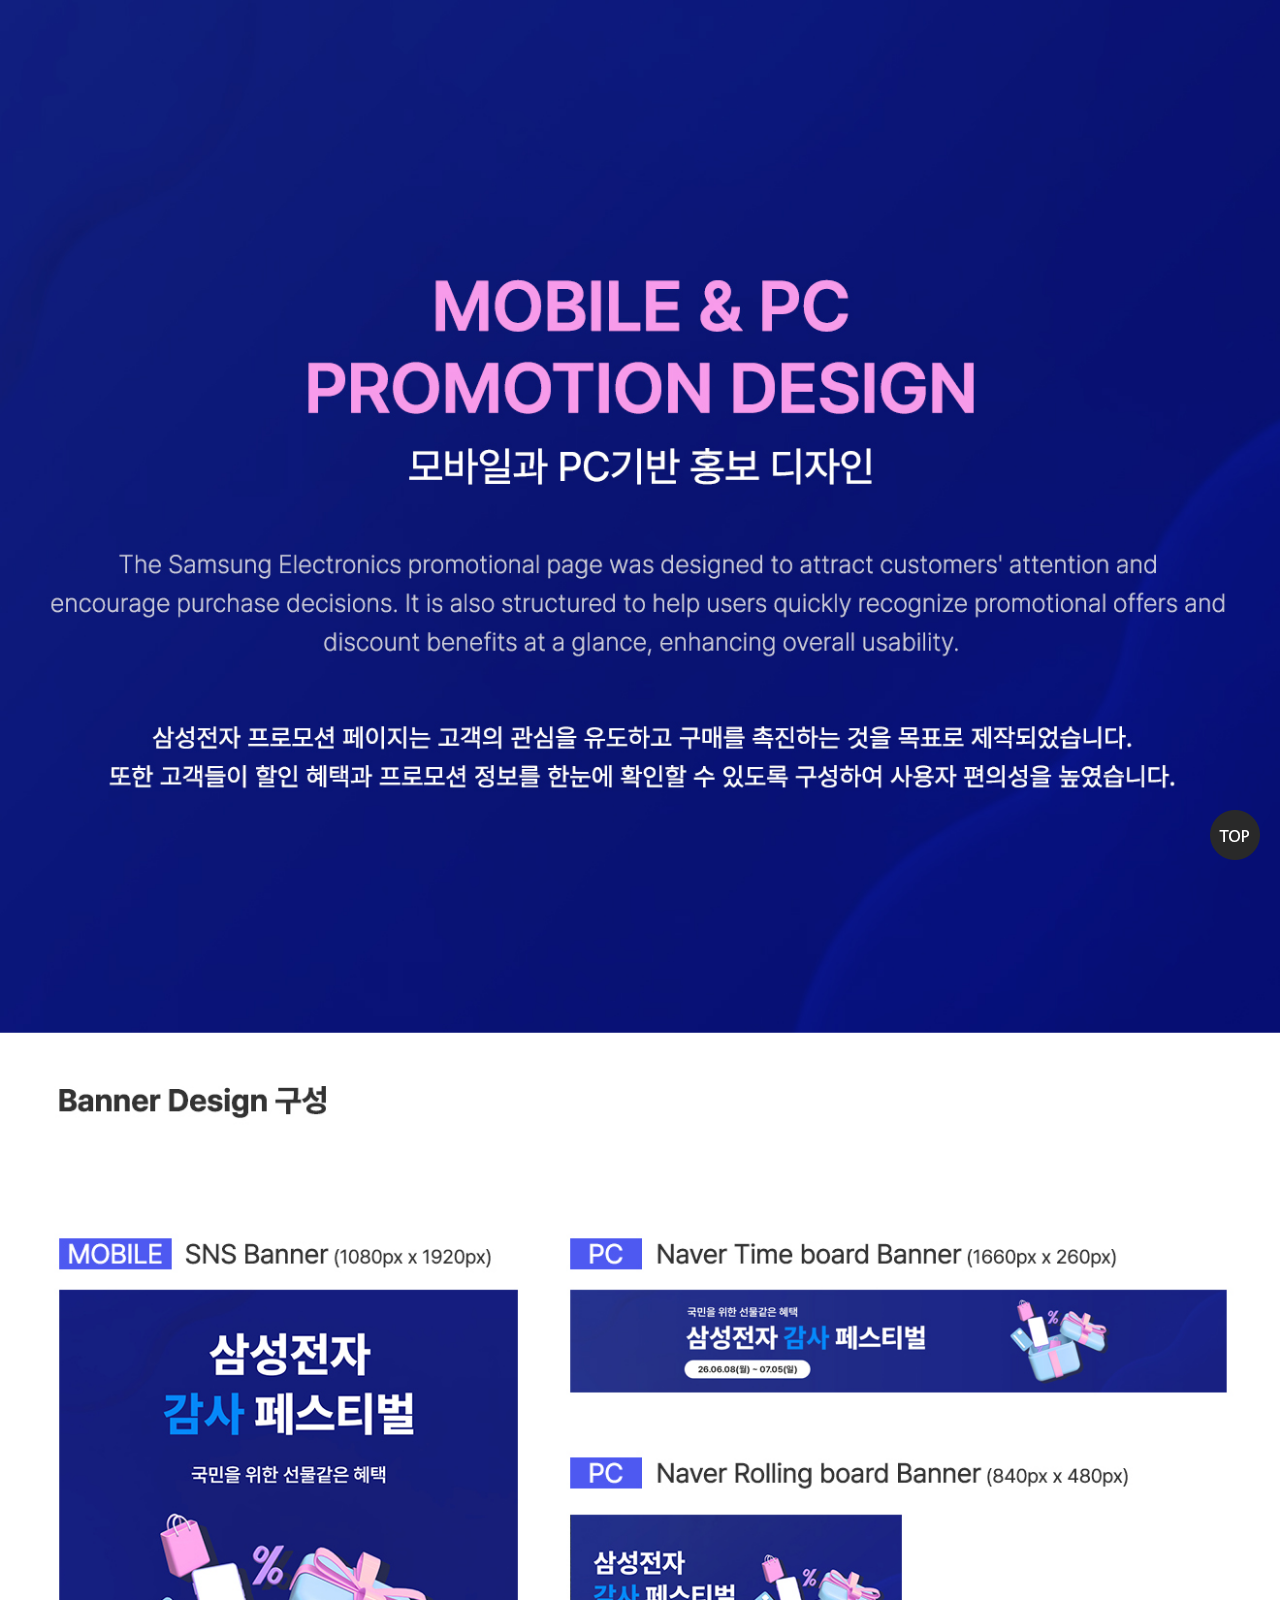
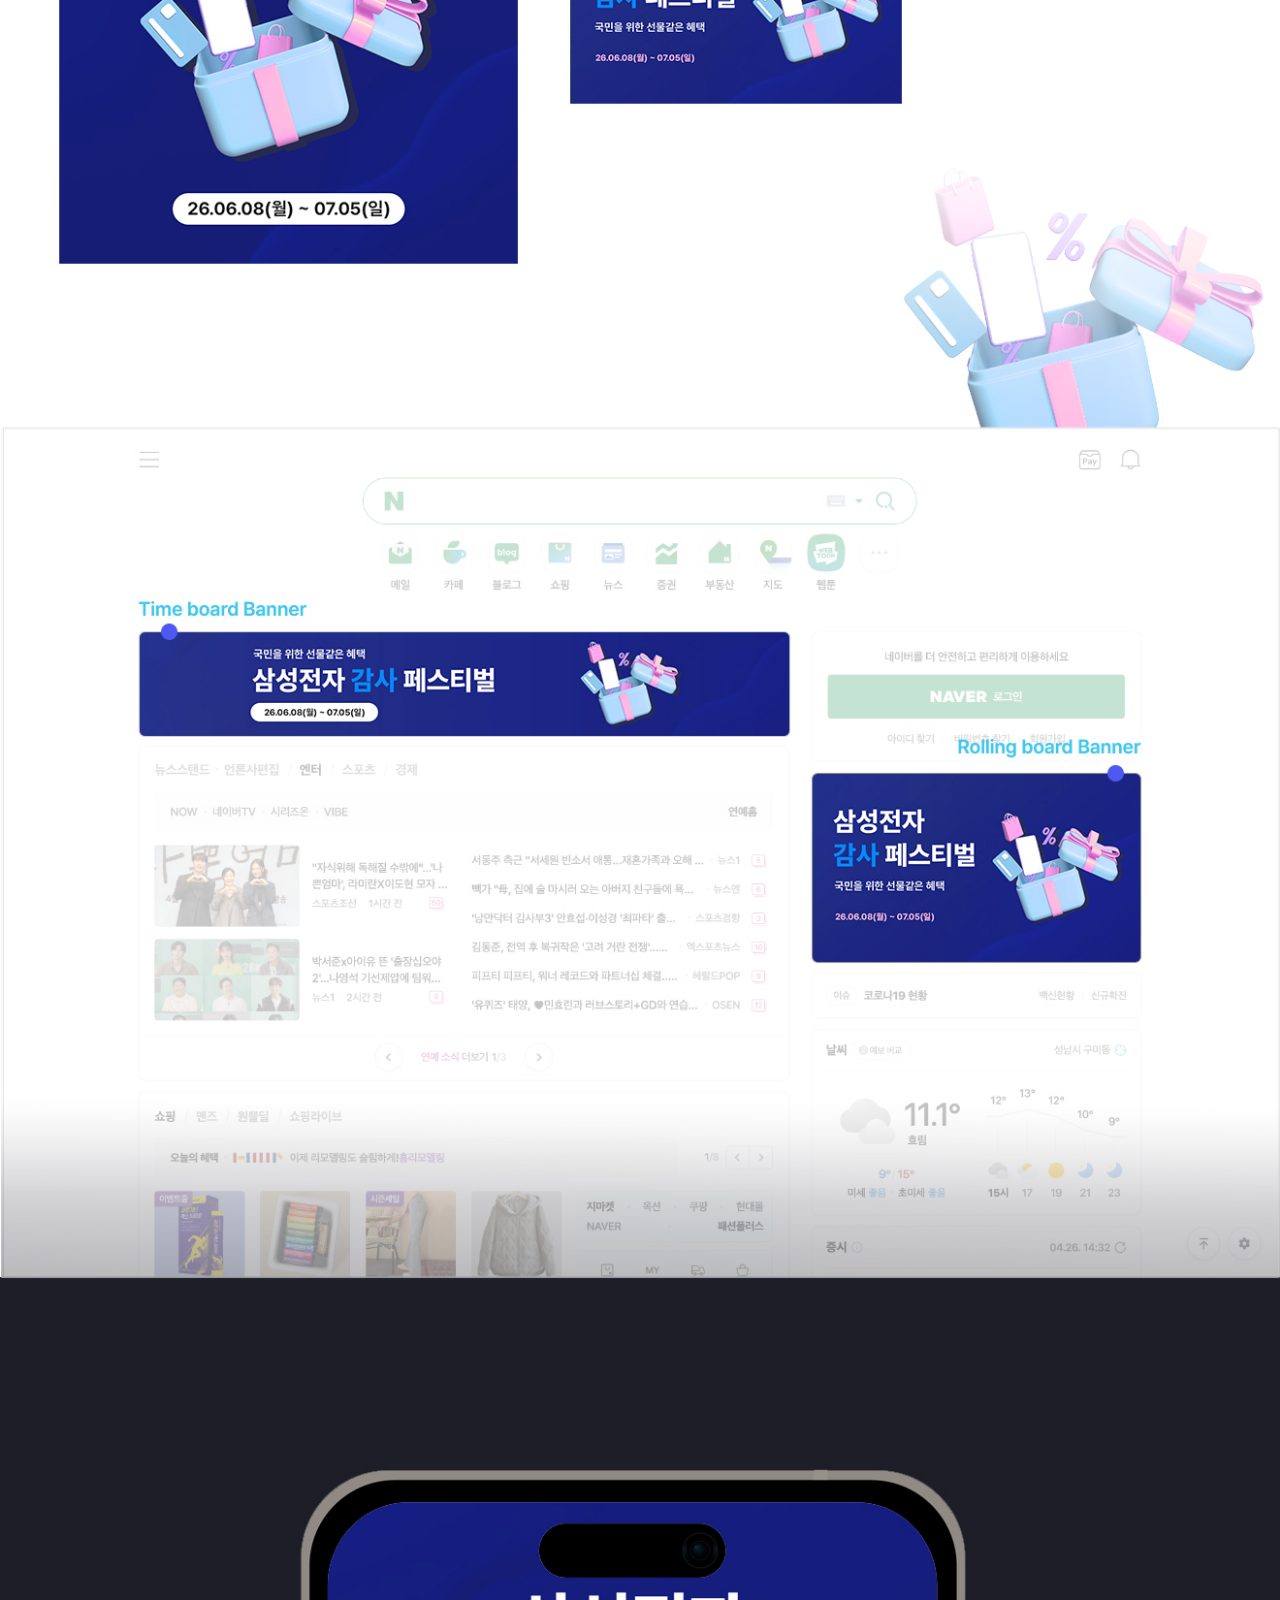
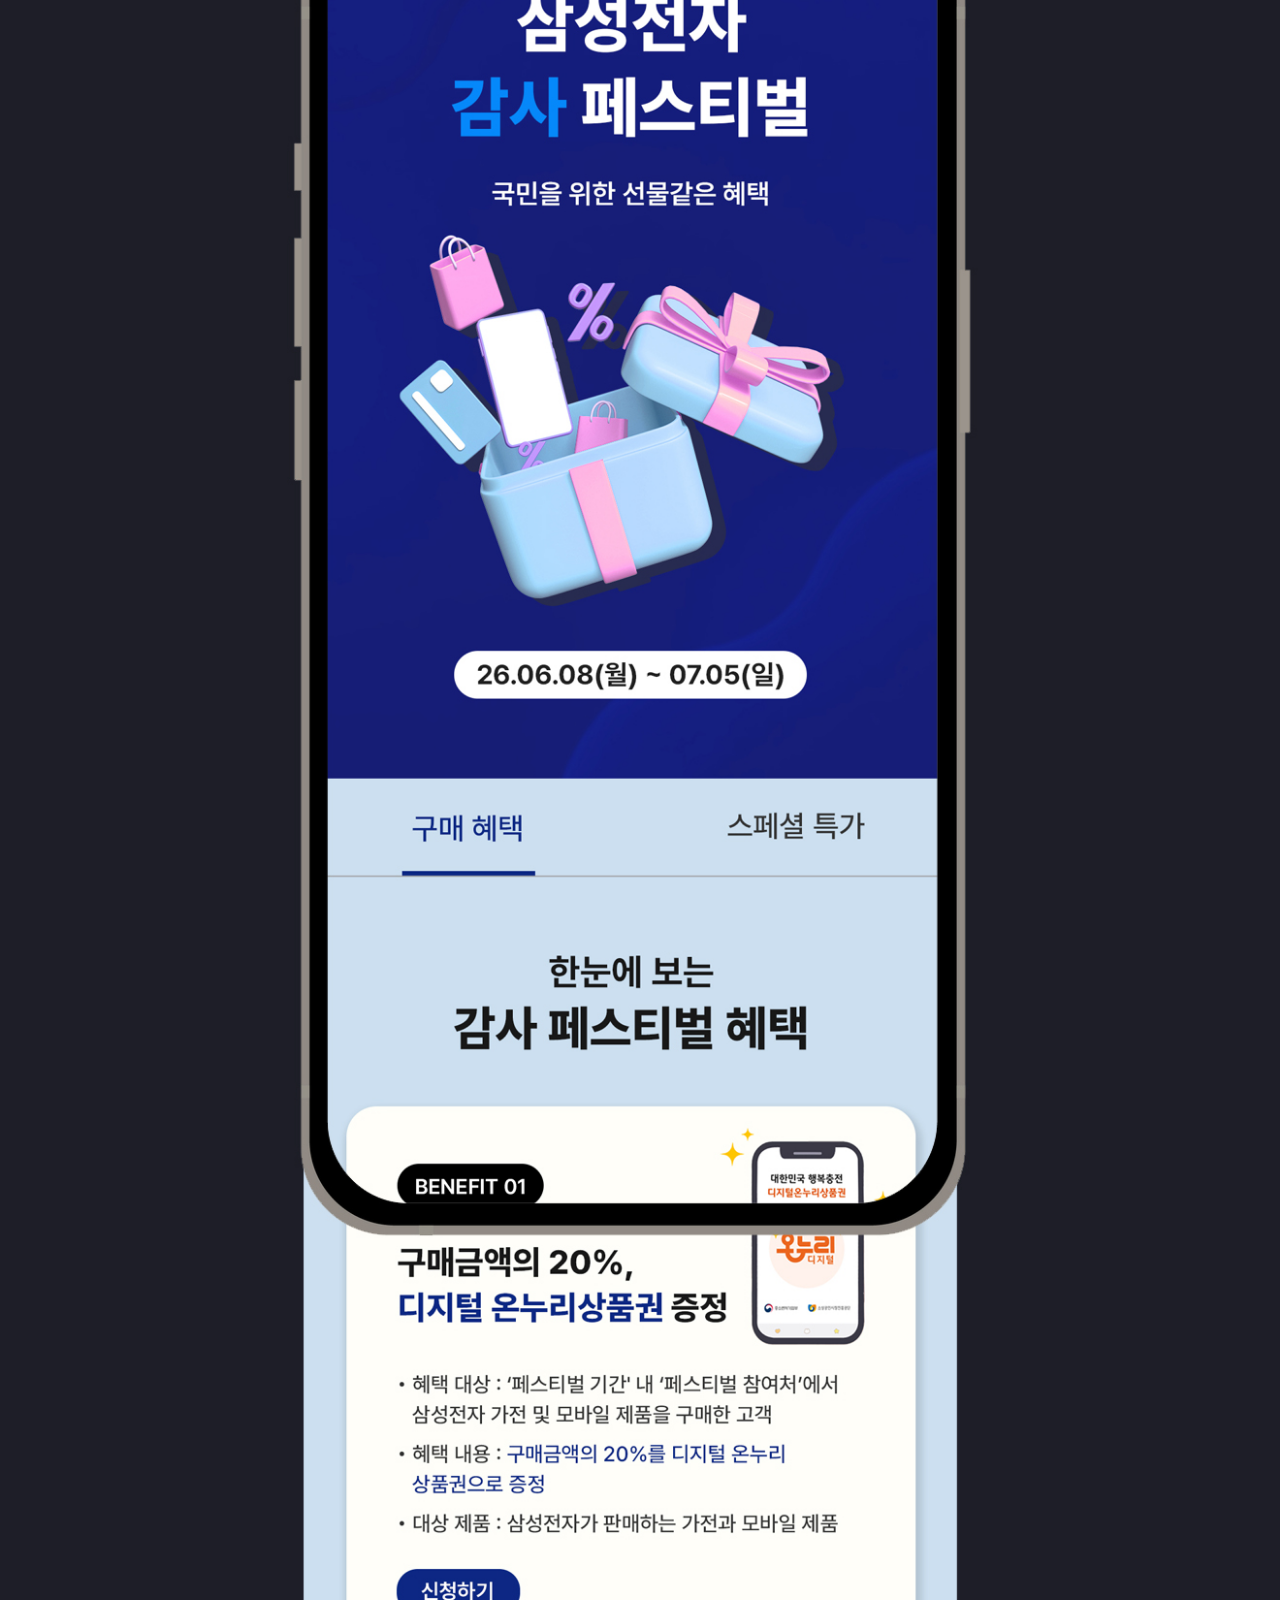
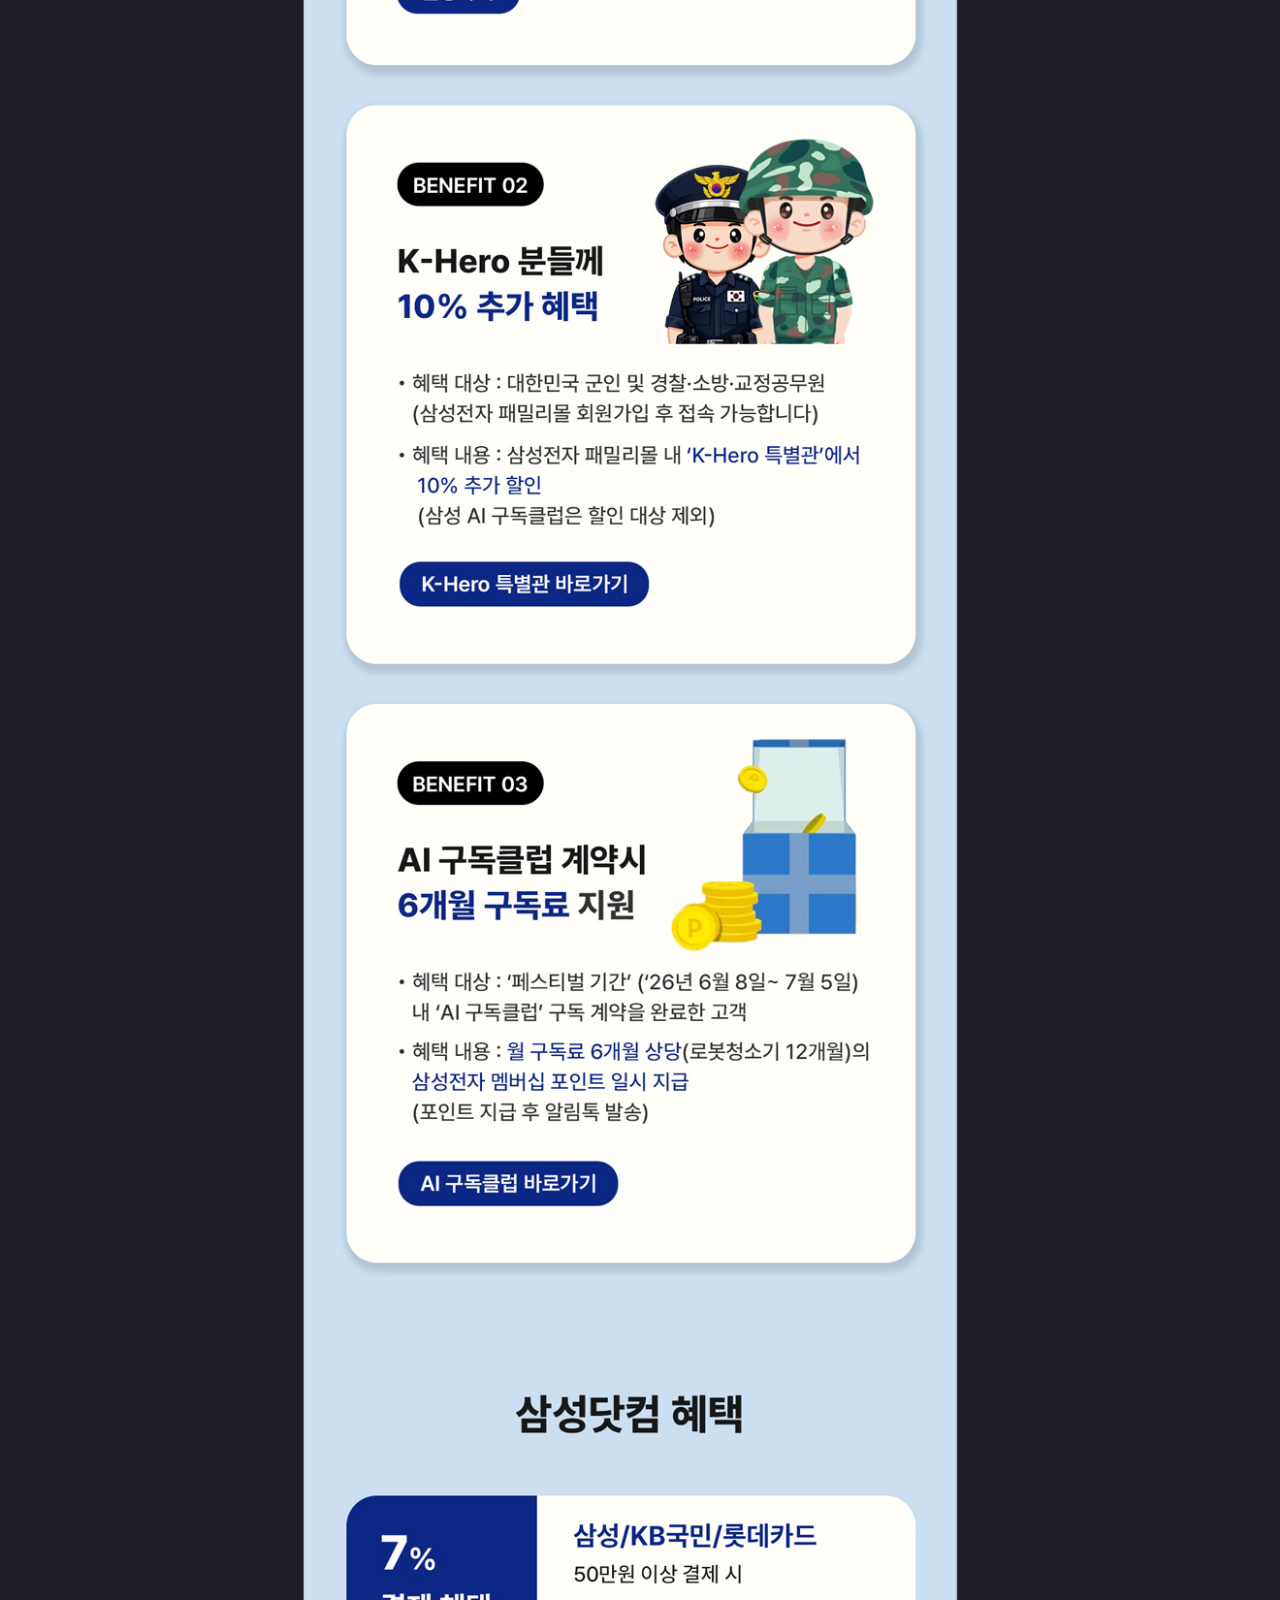
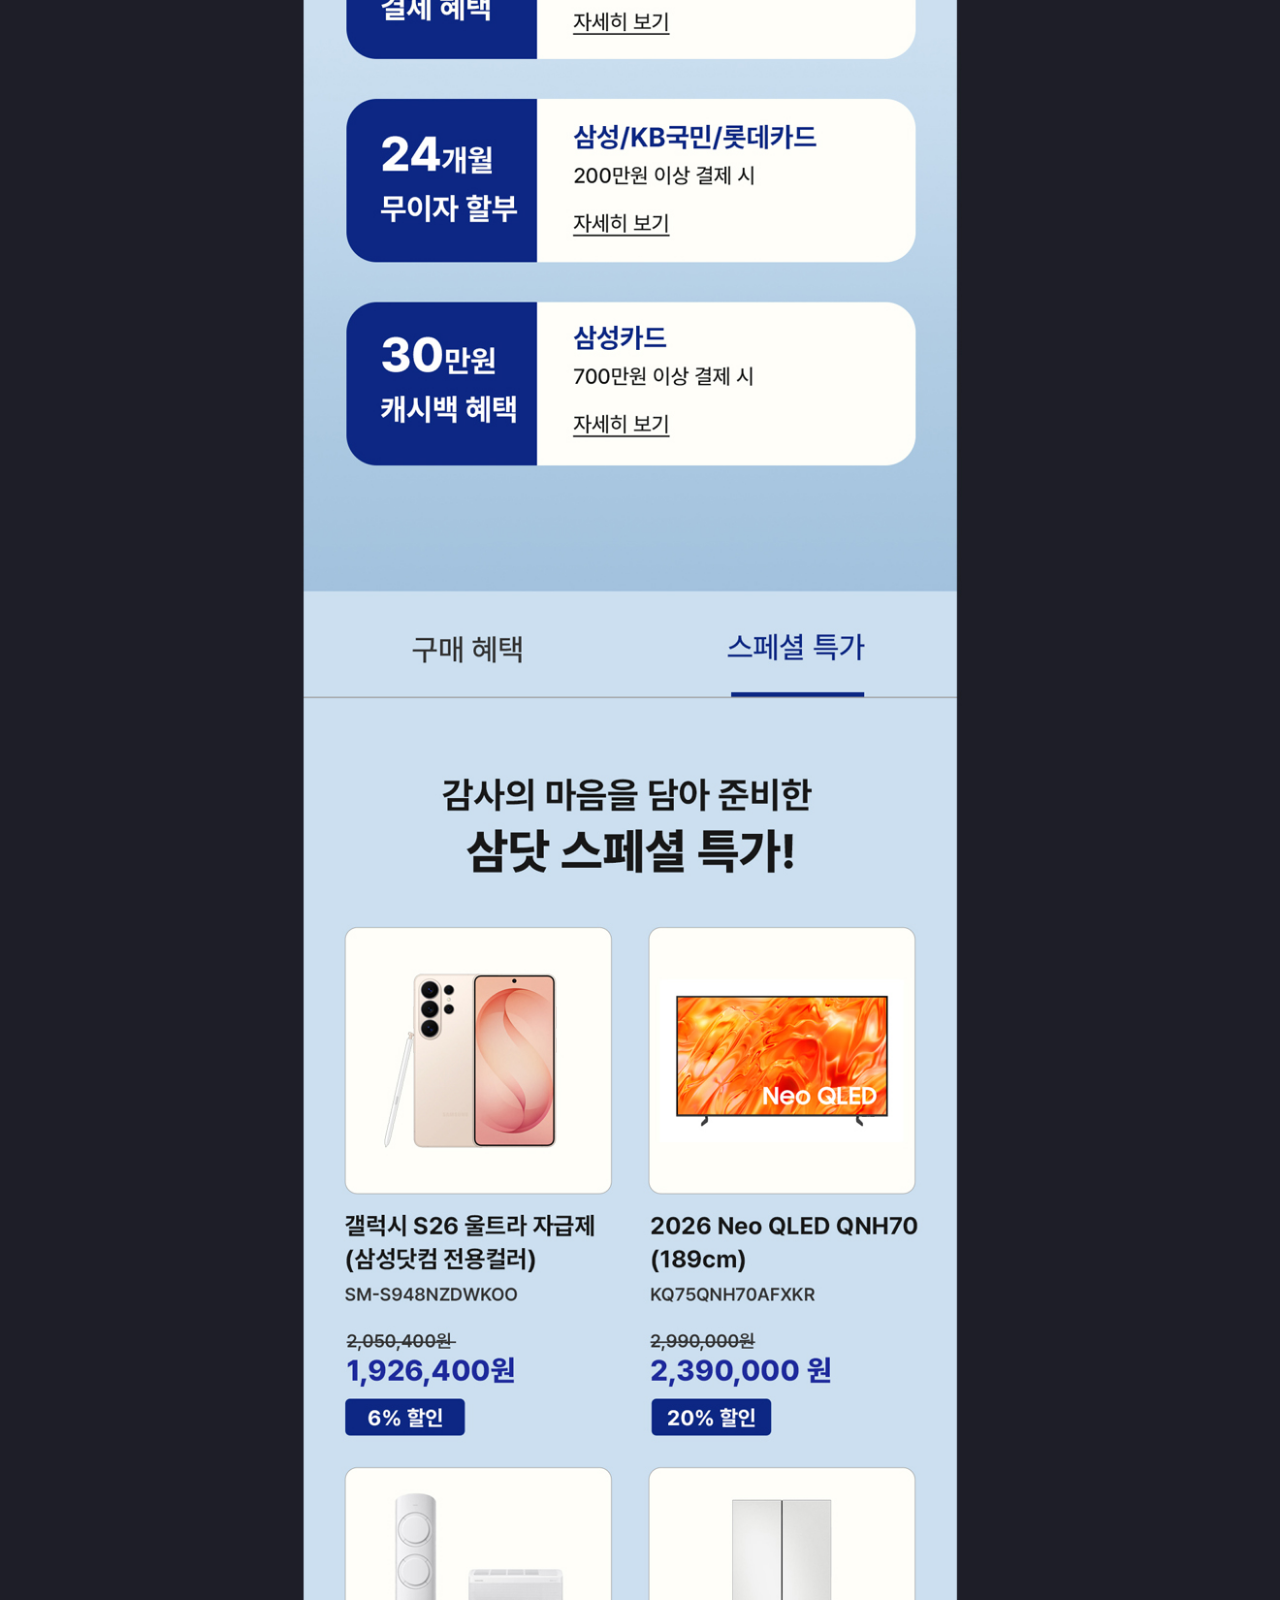
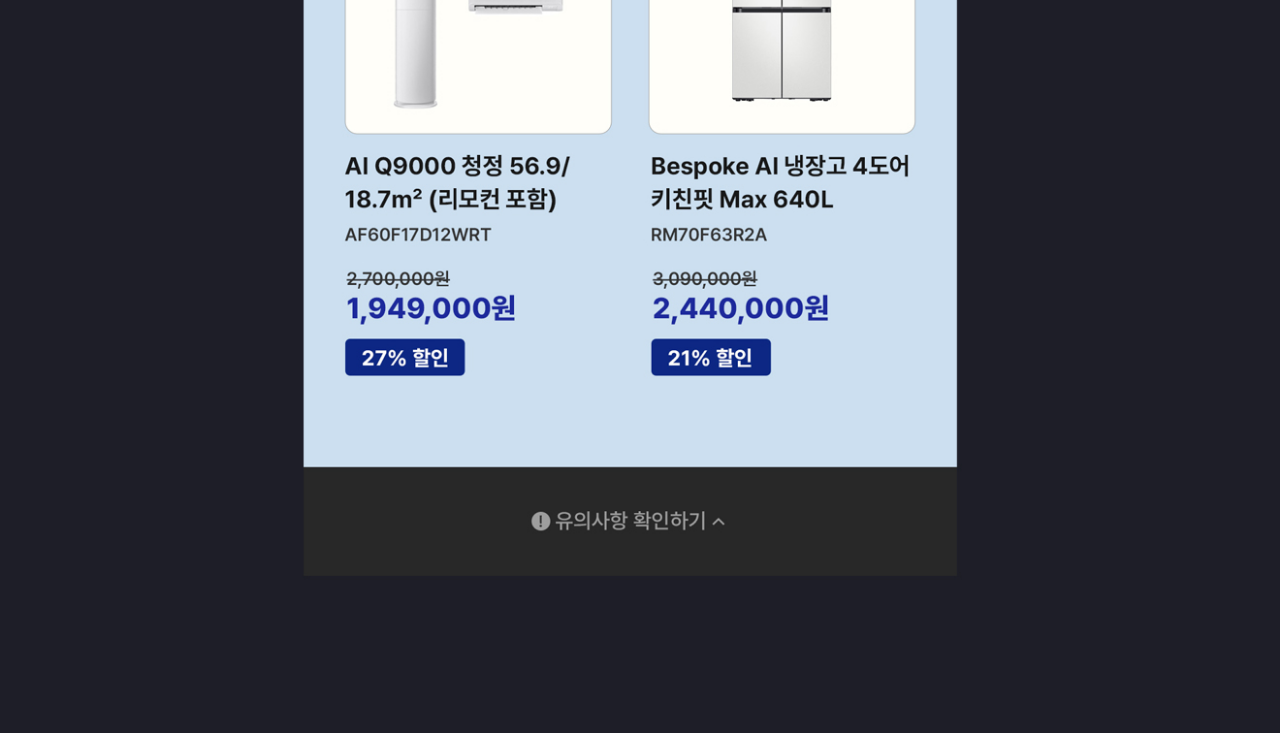
<file: assets/banner.html>
<!doctype html>
<html>

<head>
    <title>banner</title>
    <meta charset="utf-8">
    <meta name="viewport" content="width=device-width, initial-scale=1">
    <meta http-equiv="X-UA-Compatible" content="IE=edge">
    <style>
        * {
            margin: 0;
            padding: 0;

        }

        body {
            background-color: rgb(181, 191, 199);
        }

        a {
            text-decoration: none;
            color: #333;
        }

        img {
            vertical-align: middle;
        }

        .fixed_box {
            position: fixed;
            bottom: 40px;
            right: 30px;
            width: 40px;
        }

        #top {
            max-width: 1320px;
            margin: 0 auto;
        }

        #top img {
            width: 100%;
            display: block;
        }
    </style>
</head>

<body>
    <div id="top">
        <img src="./img/promo.jpg" class="promo">

    </div>
    <div class="fixed_box">
        <a href="#top" class="top_btn">
            <img src="./img/top.png" alt="top">
        </a>
    </div>


    <script src="https://code.jquery.com/jquery-1.12.4.min.js"
        integrity="sha256-ZosEbRLbNQzLpnKIkEdrPv7lOy9C27hHQ+Xp8a4MxAQ=" crossorigin="anonymous"></script>
    <script>
        $(function () {
            $('a[href*="#"]:not([href="#"])').click(function () {
                if (location.pathname.replace(/^\//, '') == this.pathname.replace(/^\//, '') && location.hostname == this.hostname) {
                    var target = $(this.hash);
                    target = target.length ? target : $('[name=' + this.hash.slice(1) + ']');
                    if (target.length) {
                        $('html, body').animate({
                            scrollTop: target.offset().top
                        }, 500);//
                        return false;
                    }
                }
            });
        });
    </script>

</body>

</html>
</file>
